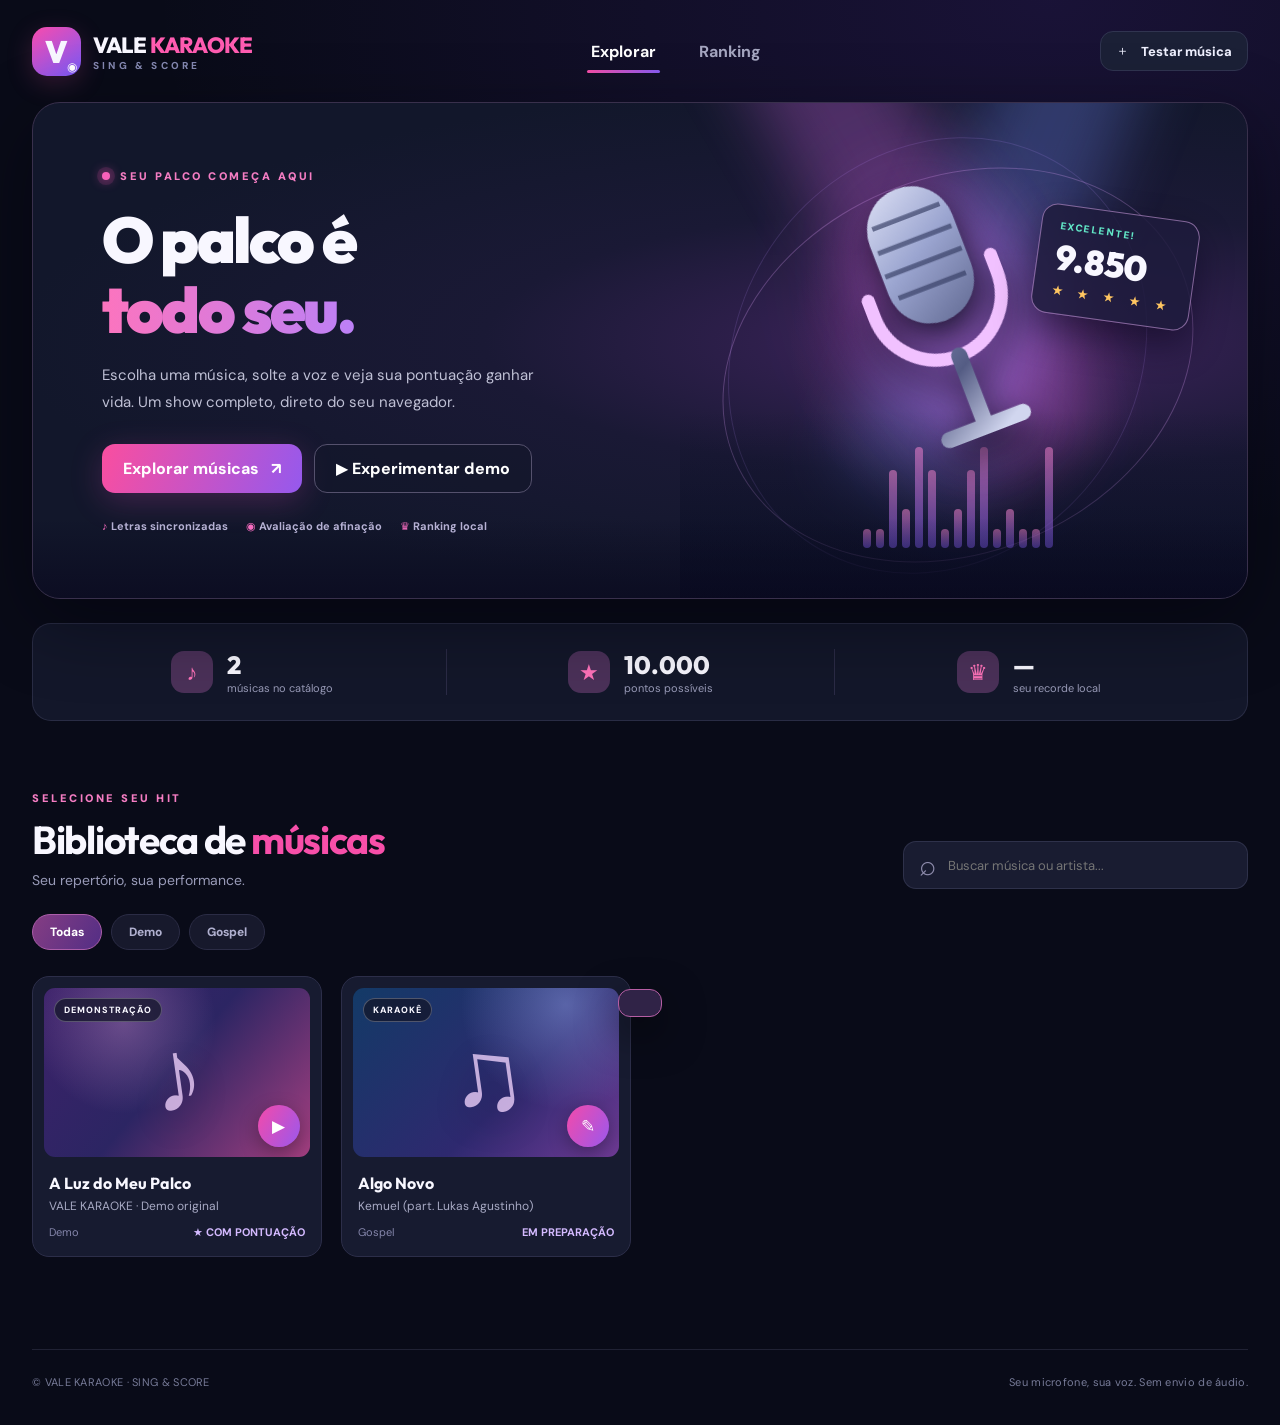
<file: index.html>
<!doctype html>
<html lang="pt-BR">
<head>
  <meta charset="utf-8">
  <meta name="viewport" content="width=device-width, initial-scale=1, viewport-fit=cover">
  <meta name="theme-color" content="#090b18">
  <meta name="description" content="VALE KARAOKE — escolha uma música, cante no microfone e dispute o ranking.">
  <title>VALE KARAOKE — Sing & Score</title>
  <link rel="icon" href="assets/favicon.svg" type="image/svg+xml">
  <link rel="stylesheet" href="style.css">
  <script defer src="app.js"></script>
</head>
<body>
  <div class="ambient ambient-one" aria-hidden="true"></div><div class="ambient ambient-two" aria-hidden="true"></div>
  <header class="topbar shell">
    <a class="brand" href="#" id="brandLink" aria-label="VALE KARAOKE, início"><span class="brand-symbol">V<span class="signal">◉</span></span><span><b>VALE<span class="brand-pink">KARAOKE</span></b><small>SING & SCORE</small></span></a>
    <nav class="topnav" aria-label="Navegação principal"><button type="button" class="nav-link active" data-nav="catalog">Explorar</button><button type="button" class="nav-link" data-nav="ranking">Ranking</button></nav>
    <button type="button" class="btn btn-soft small" id="importOpen"><span aria-hidden="true">＋</span> Testar música</button>
  </header>
  <main class="shell">
    <section class="hero" id="hero">
      <div class="hero-copy"><div class="eyebrow"><span class="live-dot"></span> SEU PALCO COMEÇA AQUI</div>
        <h1>O palco é <em>todo seu.</em></h1>
        <p>Escolha uma música, solte a voz e veja sua pontuação ganhar vida. Um show completo, direto do seu navegador.</p>
        <div class="hero-actions"><button class="btn btn-primary" id="exploreBtn" type="button">Explorar músicas <span aria-hidden="true">↗</span></button><button class="btn btn-outline" id="demoBtn" type="button">▶ Experimentar demo</button></div>
        <div class="hero-features"><span>♪ Letras sincronizadas</span><span>◉ Avaliação de afinação</span><span>♛ Ranking local</span></div>
      </div>
      <div class="hero-art" aria-hidden="true">
        <div class="spot spot-l"></div><div class="spot spot-r"></div>
        <div class="hero-orbit orbit-one"></div><div class="hero-orbit orbit-two"></div>
        <div class="hero-mic"><svg viewBox="0 0 110 180" fill="none"><defs><linearGradient id="micG" x1="12" x2="100" y1="0" y2="146" gradientUnits="userSpaceOnUse"><stop stop-color="#eef0ff"/><stop offset=".37" stop-color="#9ba5d0"/><stop offset=".75" stop-color="#545c84"/><stop offset="1" stop-color="#d1d6ef"/></linearGradient></defs><rect x="28" y="7" width="54" height="86" rx="27" fill="url(#micG)"/><path d="M33 25H77M31 40H79M30 55H80M33 70H77" stroke="#343b61" stroke-width="3" opacity=".65"/><path d="M15 65V76a40 40 0 0 0 80 0V65" stroke="#f1c1ff" stroke-width="8" stroke-linecap="round"/><path d="M55 116V159M31 162H79" stroke="url(#micG)" stroke-width="10" stroke-linecap="round"/></svg></div>
        <div class="floating-score"><span>EXCELENTE!</span><strong>9.850</strong><small>★ ★ ★ ★ ★</small></div>
        <div class="soundbars"><i></i><i></i><i></i><i></i><i></i><i></i><i></i><i></i><i></i><i></i><i></i><i></i><i></i><i></i><i></i></div>
      </div>
    </section>
    <section class="statsline" aria-label="Informações"><div><span class="stat-icon">♪</span><b id="songCount">—</b><small>músicas no catálogo</small></div><div><span class="stat-icon">★</span><b>10.000</b><small>pontos possíveis</small></div><div><span class="stat-icon">♛</span><b id="recordValue">—</b><small>seu recorde local</small></div></section>
    <section id="catalogSection" class="content-section"><div class="section-heading"><div><div class="eyebrow">SELECIONE SEU HIT</div><h2>Biblioteca de <span>músicas</span></h2><p>Seu repertório, sua performance.</p></div><div class="catalog-search"><span aria-hidden="true">⌕</span><input id="searchInput" type="search" placeholder="Buscar música ou artista..." aria-label="Buscar música ou artista"></div></div><div class="chips" id="genreChips" aria-label="Filtrar por estilo"></div><div class="song-grid" id="songGrid"></div><div class="empty" id="emptyCatalog" hidden>Não encontramos músicas com esse filtro.</div></section>
    <section id="rankingSection" class="content-section" hidden><div class="section-heading"><div><div class="eyebrow">HALL DA FAMA</div><h2>Ranking <span>dos campeões</span></h2><p>Resultados salvos neste dispositivo.</p></div><button class="btn btn-outline small" id="clearRanking" type="button">Limpar ranking</button></div><div class="ranking-filters"><label for="rankingSong">Música:</label><select id="rankingSong"><option value="all">Todas</option></select></div><div id="rankList" class="rank-list"></div></section>
  </main>
  <footer class="footer shell"><span>© VALE KARAOKE · SING & SCORE</span><span>Seu microfone, sua voz. Sem envio de áudio.</span></footer>
  <section class="player-screen" id="playerScreen" hidden aria-label="Palco de karaokê">
    <header class="player-top"><button class="back-btn" type="button" id="exitPlayer">← <span>Sair do palco</span></button><div class="now-playing"><span class="live-dot"></span> NO PALCO AGORA</div><button class="icon-btn" id="fullScreen" type="button" title="Tela cheia" aria-label="Alternar tela cheia">⛶</button></header>
    <div class="player-layout">
      <aside class="score-panel"><div class="panel-tag">SUA PERFORMANCE</div><div class="score-ring" id="scoreRing" style="--p:0"><div><strong id="liveScore">0</strong><small>PTS</small></div></div><div class="grade-pill" id="liveGrade">PREPARE-SE</div><div class="score-metrics"><div><span>Precisão</span><b id="accuracyValue">—</b></div><div><span>Combo</span><b id="comboValue">0×</b></div><div><span>Nota detectada</span><b id="detectedNote">—</b></div></div><div class="mic-card"><div class="mic-indicator"><span class="mic-pulse" id="micPulse"></span><div><b id="micStatus">Microfone desligado</b><small id="micHelp">Ative para pontuar</small></div></div><button class="btn btn-primary small" id="micButton" type="button">🎤 Ativar microfone</button><div class="volume-meter"><span id="volumeFill"></span></div></div><label class="check-label"><input id="octaveFree" type="checkbox" checked> Aceitar oitava equivalente</label></aside>
      <div class="stage-panel"><div class="stage-glow"></div><div class="stage-meta"><div class="album-tile" id="stageCover">♫</div><div><h2 id="stageTitle"></h2><p id="stageArtist"></p></div><span class="mode-label" id="modeLabel">AFINAÇÃO</span></div><div class="stage-lyrics" aria-live="off"><p id="previousLyric" class="lyric previous"></p><p id="activeLyric" class="lyric active">Prepare sua voz!</p><p id="nextLyric" class="lyric next"></p></div><div class="pitch-display"><div class="pitch-head"><span>GUIA DE AFINAÇÃO</span><strong id="targetNote">—</strong></div><div class="pitch-track"><div class="pitch-center"></div><div class="pitch-indicator" id="pitchIndicator"></div></div><div class="pitch-caption" id="pitchCaption">Ative o microfone para acompanhar sua voz</div></div><div class="player-bottom"><div class="transport-row"><button class="transport-icon" id="restartButton" type="button" title="Reiniciar" aria-label="Reiniciar">↺</button><button class="transport-play" id="playPause" type="button" title="Reproduzir / pausar">▶</button><div class="progress-holder"><span id="currentTime">0:00</span><input id="seekBar" aria-label="Progresso da música" type="range" min="0" max="1000" value="0"><span id="durationTime">0:00</span></div><label class="volume-control" title="Volume">♫ <input type="range" id="playerVolume" min="0" max="100" value="75" aria-label="Volume"></label></div><div class="stage-tip" id="stageTip">Use fones de ouvido para evitar que o som da música entre no microfone.</div></div></div>
    </div>
  </section>
  <div class="modal-backdrop" id="resultModal" hidden><div class="modal result-card" role="dialog" aria-modal="true" aria-labelledby="resultTitle"><div class="eyebrow">SHOW ENCERRADO</div><div class="result-stars" id="resultStars">★ ★ ★</div><h2 id="resultTitle">Você arrasou!</h2><div class="final-grade" id="finalGrade">A</div><div class="final-score" id="finalScore">8.250 <small>/ 10.000 PTS</small></div><p id="resultDescription"></p><label class="field">Nome do cantor<input maxlength="32" id="singerName" type="text" placeholder="Seu nome" autocomplete="nickname"></label><div class="modal-actions"><button class="btn btn-primary" id="saveResult" type="button">Salvar no ranking</button><button class="btn btn-outline" id="resultReplay" type="button">Cantar de novo</button><button class="btn btn-soft" id="resultExit" type="button">Sair</button></div></div></div>
  <div class="modal-backdrop" id="importModal" hidden><div class="modal" role="dialog" aria-modal="true" aria-labelledby="importTitle"><button type="button" class="modal-close" id="importClose" aria-label="Fechar">✕</button><div class="eyebrow">TESTE NO DISPOSITIVO</div><h2 id="importTitle">Adicionar música temporária</h2><p>Experimente sua música localmente. Os arquivos não são enviados ao GitHub e desaparecem ao recarregar a página.</p><form id="importForm" class="import-form"><label class="field">Título<input required id="importTitleInput" maxlength="80" placeholder="Nome da música"></label><label class="field">Artista<input required id="importArtistInput" maxlength="80" placeholder="Nome do artista"></label><label class="field">Áudio (MP3, WAV ou OGG)<input required id="importAudio" type="file" accept="audio/*,.mp3,.wav,.ogg,.m4a"></label><label class="field">Letra sincronizada (.lrc) <small>opcional</small><input id="importLyrics" type="file" accept=".lrc,text/plain"></label><label class="field">Melodia de referência (.json) <small>opcional, necessária para pontuação</small><input id="importMelody" type="file" accept=".json,application/json"></label><p class="form-message" id="importMessage" role="status"></p><button class="btn btn-primary" type="submit">Carregar para teste</button></form></div></div>
  <audio id="audioPlayer" preload="metadata" crossorigin="anonymous"></audio>
  <div id="toast" class="toast" role="status" aria-live="polite"></div>
</body>
</html>
</file>
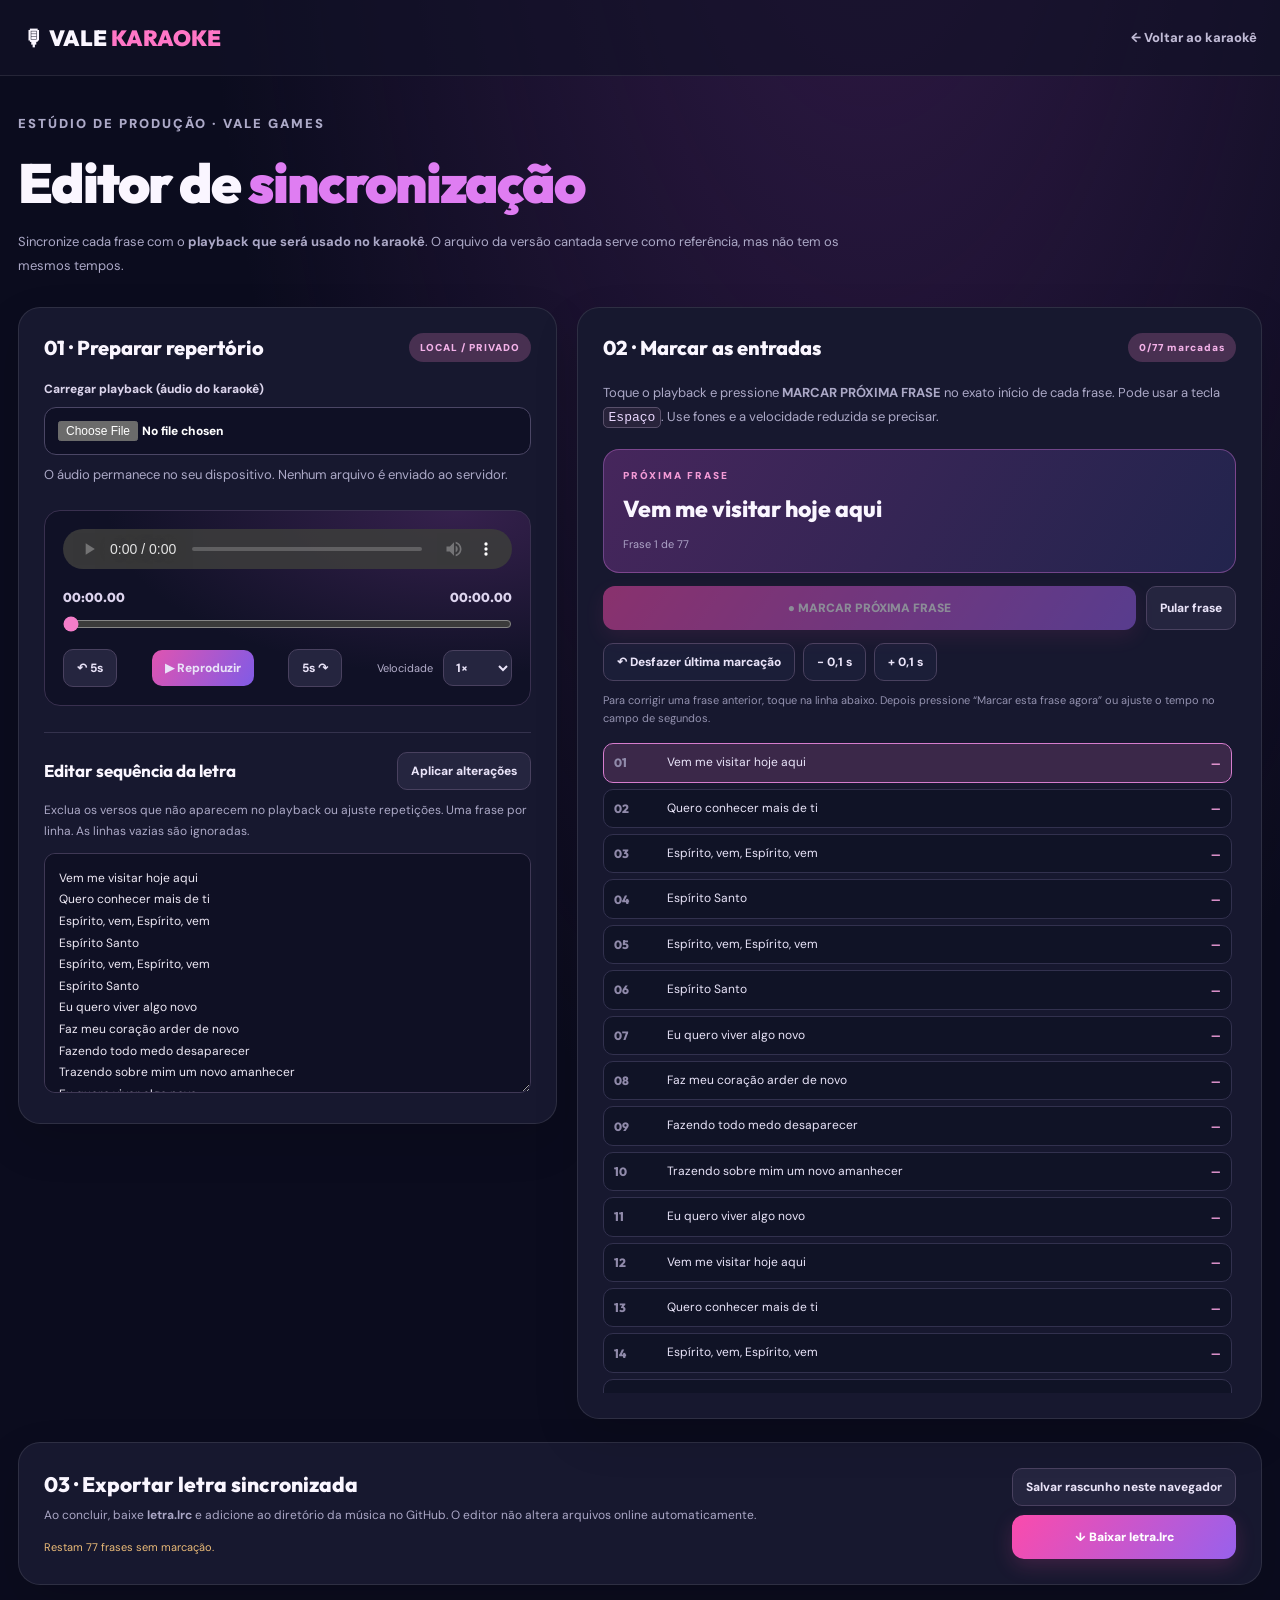
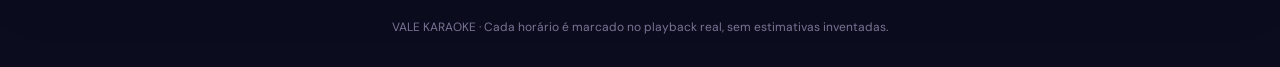
<file: sincronizar.html>
<!doctype html>
<html lang="pt-BR"><head><meta charset="utf-8"><meta name="viewport" content="width=device-width,initial-scale=1"><meta name="theme-color" content="#0b0b1d"><title>VALE KARAOKE | Editor de Sincronização</title><link rel="icon" href="assets/favicon.svg" type="image/svg+xml"><link rel="stylesheet" href="sync.css"><script defer src="sync.js"></script></head><body>
<header class="top"><a href="index.html" class="brand">🎙 VALE <span>KARAOKE</span></a><a href="index.html">← Voltar ao karaokê</a></header>
<main class="container">
<section class="heading"><p class="eyebrow">ESTÚDIO DE PRODUÇÃO · VALE GAMES</p><h1>Editor de <span>sincronização</span></h1><p>Sincronize cada frase com o <strong>playback que será usado no karaokê</strong>. O arquivo da versão cantada serve como referência, mas não tem os mesmos tempos.</p></section>
<div class="layout">
<section class="panel editor"><div class="panel-title"><h2>01 · Preparar repertório</h2><span class="tag">LOCAL / PRIVADO</span></div><label class="field">Carregar playback (áudio do karaokê)<input id="audioFile" type="file" accept="audio/*,.mp3,.wav,.ogg"></label><div class="info">O áudio permanece no seu dispositivo. Nenhum arquivo é enviado ao servidor.</div>
<div class="media"><audio id="audio" controls preload="metadata"></audio><div class="timegrid"><span id="clock">00:00.00</span><span id="total">00:00.00</span></div><input type="range" id="scrub" value="0" min="0" max="1000" aria-label="Posição da música"><div class="transport"><button id="back" type="button">↶ 5s</button><button id="play" type="button" class="main">▶ Reproduzir</button><button id="forward" type="button">5s ↷</button><label>Velocidade <select id="speed"><option value="0.75">0,75×</option><option value="0.9">0,9×</option><option selected value="1">1×</option><option value="1.1">1,1×</option><option value="1.25">1,25×</option></select></label></div></div>
<div class="section"><div class="section-heading"><h3>Editar sequência da letra</h3><button id="applyText" type="button" class="minor">Aplicar alterações</button></div><p class="description">Exclua os versos que não aparecem no playback ou ajuste repetições. Uma frase por linha. As linhas vazias são ignoradas.</p><textarea id="lyricsText" rows="9" aria-label="Texto das letras"></textarea></div>
</section>
<section class="panel align"><div class="panel-title"><h2>02 · Marcar as entradas</h2><span id="progress" class="tag">0/0 marcadas</span></div><p class="description">Toque o playback e pressione <strong>MARCAR PRÓXIMA FRASE</strong> no exato início de cada frase. Pode usar a tecla <kbd>Espaço</kbd>. Use fones e a velocidade reduzida se precisar.</p>
<div class="active-line"><span>PRÓXIMA FRASE</span><strong id="nextLine">Carregando letra…</strong><small id="nextIndex"></small></div><div class="actionbar"><button type="button" id="mark" class="cta">● MARCAR PRÓXIMA FRASE</button><button type="button" id="skip" class="minor">Pular frase</button></div><div class="quick"><button type="button" id="undo">↶ Desfazer última marcação</button><button type="button" id="minus">− 0,1 s</button><button type="button" id="plus">+ 0,1 s</button></div><div class="help">Para corrigir uma frase anterior, toque na linha abaixo. Depois pressione “Marcar esta frase agora” ou ajuste o tempo no campo de segundos.</div><div id="list" class="line-list"></div>
</section>
</div>
<div class="export panel"><div><h2>03 · Exportar letra sincronizada</h2><p>Ao concluir, baixe <strong>letra.lrc</strong> e adicione ao diretório da música no GitHub. O editor não altera arquivos online automaticamente.</p><span id="warnings" aria-live="polite"></span></div><div class="export-actions"><button type="button" id="saveDraft" class="minor">Salvar rascunho neste navegador</button><button type="button" id="download" class="cta">↓ Baixar letra.lrc</button></div></div>
</main><footer class="container footer">VALE KARAOKE · Cada horário é marcado no playback real, sem estimativas inventadas.</footer>
<dialog id="editModal"><form method="dialog" id="editForm"><button type="button" class="close" id="closeModal">✕</button><span class="eyebrow">EDITAR MARCAÇÃO</span><h2 id="editTitle"></h2><label class="field">Tempo da frase (segundos)<input id="lineTime" step="0.01" type="number" min="0" placeholder="ex.: 83.25"></label><div class="modal-actions"><button type="button" id="setCurrent">Marcar no momento atual</button><button type="button" id="removeTime">Remover marcação</button><button class="cta" type="submit">Salvar</button></div></form></dialog>
</body></html>
</file>
<file: style.css>
@import url('https://fonts.googleapis.com/css2?family=DM+Sans:wght@400;500;600;700;800&family=Outfit:wght@400;500;600;700;800;900&display=swap');
:root{font-family:'DM Sans',Arial,sans-serif;color:#f8f7ff;background:#090b18;font-synthesis:none;--pink:#f74fa9;--purple:#8a5cf6;--teal:#30e5d2;--ink:#090b18;--muted:#999bb8;--panel:#13172c;--border:rgba(198,195,255,.12)}
*{box-sizing:border-box}body{margin:0;min-height:100vh;overflow-x:hidden;background:radial-gradient(ellipse 70% 38% at 82% 0%,rgba(106,54,207,.17),transparent),#090b18}button,input,select{font:inherit}button{cursor:pointer}button:disabled{cursor:not-allowed;opacity:.5}a{color:inherit;text-decoration:none}[hidden]{display:none!important}.shell{width:min(1240px,calc(100% - 64px));margin:auto}.ambient{position:fixed;pointer-events:none;border-radius:50%;filter:blur(100px);z-index:-1}.ambient-one{width:400px;height:400px;top:110px;left:-300px;background:rgba(135,52,245,.11)}.ambient-two{width:380px;height:380px;right:-270px;top:600px;background:rgba(236,44,129,.08)}h1,h2,h3,p{margin-top:0}h1,h2,h3{font-family:Outfit,Arial,sans-serif}h2{font-size:clamp(30px,4vw,39px);letter-spacing:-1.3px;margin-bottom:7px}h2 span{color:var(--pink)}.topbar{height:102px;display:flex;align-items:center;gap:50px;justify-content:space-between}.brand{display:flex;align-items:center;gap:12px}.brand-symbol{width:49px;height:49px;border-radius:15px;background:linear-gradient(145deg,#f94bad,#775afa);display:grid;place-items:center;position:relative;font:900 31px Outfit;box-shadow:0 7px 26px #d64c9638}.signal{position:absolute;right:4px;bottom:2px;font-size:12px;color:#fff}.brand b{font:800 22px Outfit;letter-spacing:-.8px;display:block}.brand-pink{color:#ff5cb1;margin-left:4px}.brand small{font-size:10px;font-weight:800;letter-spacing:3.2px;color:#8589b2;display:block}.topnav{display:flex;align-items:center;gap:35px}.nav-link{border:0;background:none;color:#a6a7c1;font-weight:700;padding:12px 4px;position:relative}.nav-link.active{color:#fff}.nav-link.active:after{content:"";height:3px;background:linear-gradient(90deg,var(--pink),var(--purple));position:absolute;bottom:1px;left:0;right:0;border-radius:3px}.btn{border:none;border-radius:13px;min-height:49px;padding:13px 21px;font-weight:800;display:inline-flex;align-items:center;justify-content:center;gap:12px;transition:transform .2s,box-shadow .2s,background .2s}.btn:hover:not(:disabled){transform:translateY(-2px)}.btn-primary{color:#fff;background:linear-gradient(110deg,#fa4e9f,#9559ed);box-shadow:0 8px 32px #db4bb53e}.btn-primary:hover:not(:disabled){box-shadow:0 13px 42px #d14bce5c}.btn-soft{background:#1b2036;color:#eff0ff;border:1px solid #303450}.btn-outline{color:#fff;background:rgba(19,22,42,.56);border:1px solid #55516d}.btn.small{min-height:40px;padding:10px 15px;font-size:13px}.hero{min-height:465px;display:grid;grid-template-columns:1fr .91fr;align-items:center;position:relative;overflow:hidden;border:1px solid #39304c;border-radius:28px;background:radial-gradient(ellipse at 78% 48%,#3f245e 0%,#1a1935 37%,#12172b 72%);box-shadow:0 23px 75px #03030b73}.hero:after{content:"";position:absolute;inset:auto 0 0;height:80px;background:linear-gradient(transparent,rgba(8,6,28,.6));pointer-events:none}.hero-copy{padding:66px 0 65px 69px;z-index:2}.eyebrow{font-size:11px;font-weight:900;letter-spacing:2.5px;color:#f57dc3;display:flex;align-items:center;gap:10px}.live-dot{width:8px;height:8px;background:#f860ba;display:inline-block;flex:0 0 auto;border-radius:50%;box-shadow:0 0 0 5px #ee54ab21,0 0 12px #e54cb6}.hero h1{font-size:clamp(42px,5vw,64px);line-height:1.09;max-width:530px;letter-spacing:-2.8px;font-weight:900;margin:22px 0 17px}.hero h1 em{display:block;font-style:normal;background:linear-gradient(90deg,#fc74be,#b981fa,#79cefe);background-clip:text;-webkit-background-clip:text;color:transparent}.hero p{font-size:15px;line-height:1.85;color:#bfc0d5;max-width:455px}.hero-actions{display:flex;gap:12px;flex-wrap:wrap;margin:27px 0 26px}.hero-features{display:flex;gap:18px;flex-wrap:wrap;color:#b6b1d4;font-size:11px;font-weight:700}.hero-features span::first-letter{color:#f56cbf}.hero-art{height:100%;position:relative;min-height:435px;isolation:isolate;background:radial-gradient(circle at 52% 49%,#ae459755,transparent 46%)}.hero-art:after{content:"";position:absolute;bottom:0;left:2%;right:0;height:38%;background:linear-gradient(transparent,#080c23aa)}.spot{position:absolute;top:-120px;width:140px;height:550px;filter:blur(32px);opacity:.3;transform-origin:top}.spot-l{left:5%;background:#d565e8;transform:rotate(-30deg)}.spot-r{right:12%;background:#748bfa;transform:rotate(22deg)}.hero-orbit{position:absolute;inset:15% 8% 9%;border-radius:50%;border:1px solid #e5a4ff44;transform:rotate(-23deg)}.orbit-two{inset:5% 19% 3% 12%;transform:rotate(36deg);border-color:#b891fc29}.hero-mic{position:absolute;width:180px;height:298px;left:32%;top:13%;transform:rotate(-21deg);filter:drop-shadow(0 17px 17px #030511c8) drop-shadow(0 0 50px #eb6bf944);z-index:2}.hero-mic svg{height:100%;width:100%}.floating-score{position:absolute;top:22%;right:9%;z-index:3;display:grid;gap:3px;transform:rotate(8deg);padding:14px 18px;border:1px solid #e8b1f97d;background:#1e1b3cda;box-shadow:0 16px 36px #04031477;border-radius:16px}.floating-score span{font-weight:900;color:#62e7c7;font-size:10px;letter-spacing:1.6px}.floating-score strong{font:900 35px Outfit}.floating-score small{letter-spacing:5px;color:#ffc661}.soundbars{position:absolute;left:0;bottom:50px;right:0;display:flex;justify-content:center;align-items:end;gap:5px;opacity:.52;z-index:1}.soundbars i{width:8px;border-radius:7px;background:linear-gradient(#ff89d2,#7c5cf1);height:calc(12px + (var(--i,1) * 7px))}.soundbars i:nth-child(3n){height:78px}.soundbars i:nth-child(4n){height:39px}.soundbars i:nth-child(5n){height:101px}.statsline{border:1px solid var(--border);background:#13172a;display:grid;grid-template-columns:repeat(3,1fr);margin:24px 0 70px;border-radius:19px;padding:25px}.statsline>div{display:grid;grid-template-columns:42px auto;column-gap:14px;align-items:center;justify-content:center}.statsline>div+div{border-left:1px solid #2b2b46}.stat-icon{grid-row:span 2;display:grid;place-items:center;width:42px;height:42px;border-radius:13px;background:#4b3159;color:#ff73ba;font-size:22px}.statsline b{font:800 25px Outfit}.statsline small{font-size:11px;color:var(--muted)}.content-section{margin-bottom:92px;scroll-margin-top:20px}.section-heading{display:flex;align-items:end;justify-content:space-between;gap:20px;margin-bottom:25px}.section-heading h2{margin-top:10px}.section-heading p{font-size:14px;color:var(--muted);margin-bottom:0}.catalog-search{width:min(345px,100%);height:48px;border-radius:13px;background:#191c31;border:1px solid var(--border);display:flex;align-items:center;padding:0 15px;gap:10px;color:#8d8bab}.catalog-search span{font-size:29px}.catalog-search input{border:0;outline:0;background:transparent;color:#fff;min-width:0;width:100%;font-size:13px}.chips{display:flex;gap:9px;flex-wrap:wrap;margin-bottom:26px}.chip{padding:9px 17px;background:#17192c;color:#b0b0cf;border:1px solid #2b2c45;border-radius:30px;font-size:12px;font-weight:800}.chip.active{background:linear-gradient(120deg,#853d83,#532e85);color:white;border-color:#ac5eaa}.song-grid{display:grid;grid-template-columns:repeat(4,minmax(0,1fr));gap:19px}.song-card{background:#171b30;border:1px solid #2c2e49;border-radius:17px;padding:11px 11px 17px;min-width:0;transition:transform .22s,border-color .22s,box-shadow .22s}.song-card:hover{transform:translateY(-5px);border-color:#ac62c9;box-shadow:0 16px 36px #0404156b}.card-cover{height:169px;border-radius:11px;overflow:hidden;position:relative;background:radial-gradient(circle at 30% 20%,#ffb9ee44,transparent 40%),linear-gradient(130deg,#3c226a,#2c2563 48%,#a43f80);display:flex;align-items:center;justify-content:center}.card-cover[data-tint="blue"]{background:radial-gradient(circle at 80% 10%,#9fb9ff66,transparent 40%),linear-gradient(135deg,#133a67,#2e296f 60%,#703b96)}.card-cover[data-tint="green"]{background:radial-gradient(circle at 30% 25%,#c2fff855,transparent 40%),linear-gradient(135deg,#164c4d,#304c71 60%,#542884)}.card-cover img{width:100%;height:100%;object-fit:cover}.cover-note{font:900 103px Outfit;opacity:.76;color:#f5d6ff;text-shadow:0 11px 40px #0006;transform:rotate(-8deg)}.card-badge{position:absolute;left:10px;top:10px;background:#131629be;border:1px solid #ffffff40;border-radius:25px;padding:5px 9px;font-size:9px;font-weight:800;letter-spacing:1px}.card-play{position:absolute;right:10px;bottom:10px;width:42px;height:42px;border:0;border-radius:50%;background:linear-gradient(120deg,#f44aaa,#9a58ed);color:#fff;box-shadow:0 6px 20px #0005;font-size:17px}.card-info{padding:16px 5px 0}.card-info h3{font-size:16px;margin:0 0 5px;overflow:hidden;white-space:nowrap;text-overflow:ellipsis}.card-info p{color:#a8aac4;font-size:12px;margin-bottom:11px;overflow:hidden;white-space:nowrap;text-overflow:ellipsis}.card-foot{display:flex;justify-content:space-between;color:#8586ab;font-size:11px;gap:10px}.card-foot b{color:#d4baff}.empty{padding:60px 15px;text-align:center;color:#aaa9ca;background:#14182b;border-radius:18px}.footer{display:flex;justify-content:space-between;border-top:1px solid var(--border);padding:25px 0 36px;font-size:11px;letter-spacing:.3px;color:#777b98}.ranking-filters{display:flex;gap:12px;align-items:center;margin-bottom:18px;color:#aaa9c5}.ranking-filters select{background:#1b1e35;color:white;border:1px solid #48405e;border-radius:10px;padding:12px}.rank-list{display:grid;gap:11px}.rank-row{display:grid;grid-template-columns:46px minmax(0,1fr) auto;gap:16px;align-items:center;background:#161a2f;border:1px solid var(--border);padding:15px 20px;border-radius:14px}.rank-position{font:900 24px Outfit;color:#a882f8}.rank-position.gold{color:#ffca6c}.rank-row b{display:block}.rank-row small{display:block;color:#999cb8;margin-top:5px}.rank-points{font:800 23px Outfit;text-align:right}.rank-points small{font:700 10px 'DM Sans';letter-spacing:1px}.player-screen{position:fixed;inset:0;z-index:30;background:radial-gradient(ellipse at 55% 38%,#27163d,#080b19 65%);overflow-y:auto;padding:18px clamp(14px,2.4vw,40px) 26px}.player-top{display:flex;align-items:center;justify-content:space-between;gap:10px;height:53px;max-width:1550px;margin:auto auto 15px}.back-btn,.icon-btn{background:none;color:#dfe0ee;border:1px solid #363453;border-radius:11px;min-height:39px;padding:8px 13px;font-weight:700}.back-btn:hover,.icon-btn:hover{background:#302540}.now-playing{display:flex;align-items:center;gap:12px;color:#f3add6;font-weight:800;letter-spacing:2px;font-size:11px}.player-layout{max-width:1550px;margin:auto;display:grid;grid-template-columns:275px minmax(0,1fr);gap:18px}.score-panel{background:#13162a;border:1px solid #3a3450;border-radius:20px;padding:20px;display:flex;align-items:center;flex-direction:column;gap:18px}.panel-tag{font-size:11px;letter-spacing:1.3px;font-weight:900;color:#b3b0d0}.score-ring{width:192px;height:192px;border-radius:50%;background:conic-gradient(#f353b7 calc(var(--p)*1%),#35304e 0);padding:13px;display:grid;place-items:center;box-shadow:0 0 33px #f354a421}.score-ring>div{height:100%;width:100%;border-radius:50%;background:#111527;display:flex;flex-direction:column;align-items:center;justify-content:center}.score-ring strong{font:900 52px Outfit;letter-spacing:-2px}.score-ring small{font-size:12px;color:#aaa7c4;letter-spacing:2px}.grade-pill{border-radius:30px;border:1px solid #bb699e66;color:#ffa3d9;background:#83396537;font-size:12px;padding:9px 17px;font-weight:900;letter-spacing:.7px;text-align:center}.score-metrics{width:100%;border-top:1px solid #33314c;border-bottom:1px solid #33314c;padding:15px 0;display:grid;gap:15px}.score-metrics>div{display:flex;justify-content:space-between;align-items:center;gap:9px}.score-metrics span{font-size:12px;color:#aaa9c9}.score-metrics b{font:800 18px Outfit}.mic-card{width:100%;display:grid;gap:12px}.mic-indicator{display:flex;gap:11px;align-items:center}.mic-pulse{height:39px;width:39px;border-radius:12px;background:#2a2840;display:grid;place-items:center;flex:0 0 auto}.mic-pulse:after{content:'🎤';font-size:18px}.mic-pulse.on{background:#4f2e64;box-shadow:0 0 16px #cc43a755}.mic-indicator b,.mic-indicator small{display:block}.mic-indicator b{font-size:12px}.mic-indicator small{font-size:10px;color:#9697b6;margin-top:4px}.volume-meter{height:5px;background:#2a3044;border-radius:7px;overflow:hidden}.volume-meter span{height:100%;display:block;width:0%;background:linear-gradient(90deg,#4fd8bd,#ea56b4);transition:width .13s}.check-label{align-self:flex-start;display:flex;align-items:center;gap:8px;font-size:11px;color:#aaa7cb}.check-label input{accent-color:#df58b8}.stage-panel{min-height:calc(100vh - 112px);border:1px solid #413453;border-radius:20px;overflow:hidden;background:radial-gradient(ellipse 70% 70% at 50% 33%,#382055 0%,#131427 70%);position:relative;display:flex;flex-direction:column;isolation:isolate}.stage-glow{position:absolute;width:60%;height:330px;border-radius:50%;filter:blur(70px);background:#bc3ea22b;top:20%;left:18%;z-index:-1;pointer-events:none}.stage-meta{padding:26px 30px;display:flex;align-items:center;gap:14px}.album-tile{width:55px;height:55px;background:linear-gradient(135deg,#ed64ac,#6a54ce);border-radius:12px;display:grid;place-items:center;font-size:30px;overflow:hidden}.album-tile img{width:100%;height:100%;object-fit:cover}.stage-meta h2{font-size:19px;letter-spacing:-.3px;margin-bottom:2px}.stage-meta p{margin:0;color:#aaa9cd;font-size:12px}.mode-label{margin-left:auto;padding:7px 10px;font-size:10px;letter-spacing:1px;font-weight:900;background:#44305f;border:1px solid #9f65ad;border-radius:30px;color:#f8bfe6}.stage-lyrics{flex:1;min-height:265px;display:flex;flex-direction:column;justify-content:center;text-align:center;padding:20px clamp(13px,4vw,64px);gap:20px}.lyric{margin:0;transition:color .2s,transform .2s;text-wrap:balance}.lyric.previous,.lyric.next{font:700 clamp(16px,2vw,25px) Outfit;color:#74708c;opacity:.85}.lyric.active{font:900 clamp(24px,3.35vw,48px)/1.2 Outfit;letter-spacing:-1px;color:#fff;text-shadow:0 0 30px #fc81e05a}.lyric.active span{background:linear-gradient(110deg,#ffe4f3,#ff85c4);color:transparent;background-clip:text;-webkit-background-clip:text}.pitch-display{margin:0 auto 20px;width:min(620px,calc(100% - 40px));background:#151629bd;border:1px solid #41405a;border-radius:14px;padding:13px 21px;text-align:center}.pitch-head{display:flex;align-items:center;justify-content:space-between;color:#a8a2ca;font-weight:800;font-size:10px;letter-spacing:1.2px}.pitch-head strong{color:#fff;font:900 19px Outfit}.pitch-track{height:27px;position:relative;border:1px solid #3c3a59;background:linear-gradient(90deg,#e3508c38,transparent 22%,#36e6ca25 49%,transparent 78%,#e3508c38);border-radius:20px;margin:10px 0 7px;overflow:hidden}.pitch-center{height:100%;width:4px;position:absolute;left:50%;top:0;background:#62f8cd8c}.pitch-indicator{position:absolute;top:3px;left:calc(50% - 9px);width:18px;height:18px;border-radius:50%;background:#ff8ccb;box-shadow:0 0 0 4px #ff8ccb25,0 0 15px #ff8ccb;opacity:0;transition:left .13s,opacity .15s}.pitch-caption{color:#acabc4;font-size:11px}.player-bottom{margin-top:auto;border-top:1px solid #3f3550;background:#151628ba;padding:18px 25px 15px}.transport-row{display:flex;align-items:center;gap:17px}.transport-icon{background:none;border:0;color:#c6b9d6;font-size:26px}.transport-play{height:51px;width:51px;border-radius:50%;border:0;color:white;background:linear-gradient(140deg,#fa4eab,#8655e7);box-shadow:0 5px 18px #e955a966;flex:0 0 auto;font-size:18px}.progress-holder{display:flex;align-items:center;gap:10px;flex:1;min-width:100px}.progress-holder span{font:700 11px Outfit;color:#c2bdd5}.progress-holder input{width:100%;accent-color:#ef68b5;cursor:pointer}.volume-control{display:flex;align-items:center;gap:5px;color:#dfb2e7;font-size:21px}.volume-control input{width:78px;accent-color:#ec70b5}.stage-tip{text-align:center;color:#797b9c;font-size:11px;margin-top:14px}.modal-backdrop{position:fixed;inset:0;z-index:60;background:#03040dd9;display:grid;place-items:center;padding:15px;overflow:auto;backdrop-filter:blur(11px)}.modal{width:min(520px,100%);background:linear-gradient(160deg,#24213d,#14182c);border:1px solid #605078;border-radius:22px;box-shadow:0 30px 80px #000a;padding:30px;position:relative}.modal h2{margin:11px 0}.modal>p,.result-card p{color:#afadc7;line-height:1.7;font-size:13px}.modal-close{position:absolute;right:20px;top:19px;border:0;background:none;color:#b7b1d1;font-size:19px}.import-form{display:grid;gap:15px;margin-top:23px}.field{display:grid;gap:7px;font-weight:700;font-size:12px;color:#d7d5ea}.field small{display:inline;color:#8986a8}.field input{width:100%;background:#101326;border:1px solid #45405e;border-radius:10px;color:#f7f5ff;padding:13px;outline:0;min-width:0}.field input:focus{border-color:#db63b4}.field input[type=file]{font-size:11px}.form-message{min-height:13px;color:#ff93b7;font-size:11px;margin:0}.result-card{text-align:center}.result-card .eyebrow{justify-content:center}.result-stars{font-size:26px;letter-spacing:7px;color:#f7bb69;margin:15px 0 2px}.final-grade{margin:8px auto;border-radius:50%;width:105px;height:105px;display:grid;place-items:center;background:linear-gradient(135deg,#ed57ad,#8557f0);font:900 65px Outfit;box-shadow:0 0 32px #dd5ba44d}.final-score{font:900 46px Outfit;margin:8px 0}.final-score small{font-size:12px;color:#b6b4ca}.result-card .field{text-align:left;margin:19px 0}.modal-actions{display:flex;justify-content:center;flex-wrap:wrap;gap:9px}.toast{position:fixed;left:50%;bottom:23px;z-index:80;transform:translateX(-50%) translateY(140px);background:#302347;border:1px solid #b65ea4;padding:13px 21px;box-shadow:0 15px 40px #0008;border-radius:12px;color:#fff;font-size:12px;max-width:90vw;transition:transform .3s;pointer-events:none}.toast.show{transform:translateX(-50%) translateY(0)}:focus-visible{outline:3px solid #85eedd;outline-offset:3px}
@media(max-width:1100px){.song-grid{grid-template-columns:repeat(3,minmax(0,1fr))}.hero-copy{padding-left:38px}.hero h1{font-size:52px}.hero-features{gap:10px}.player-layout{grid-template-columns:235px minmax(0,1fr)}.score-ring{width:165px;height:165px}.score-ring strong{font-size:45px}.score-panel{padding:17px}}
@media(max-width:800px){.shell{width:min(100% - 34px,720px)}.topbar{height:83px;gap:16px}.brand b{font-size:17px}.brand small{font-size:8px;letter-spacing:2px}.brand-symbol{width:43px;height:43px}.topnav{gap:15px}.topbar>.btn{font-size:0;min-width:42px;padding:8px}.topbar>.btn span{font-size:22px}.hero{grid-template-columns:1fr;min-height:unset}.hero-copy{padding:47px 35px 0}.hero h1{font-size:clamp(43px,7vw,62px)}.hero-art{height:235px;min-height:235px}.hero-mic{height:200px;width:120px;top:0;left:40%}.floating-score{top:25px;right:18%}.soundbars{bottom:16px}.statsline{padding:17px;margin:17px 0 58px}.statsline>div{grid-template-columns:1fr;gap:4px;text-align:center}.stat-icon{display:none}.statsline b{font-size:22px}.statsline small{font-size:9px}.section-heading{align-items:start}.song-grid{grid-template-columns:repeat(2,minmax(0,1fr))}.player-screen{padding:10px}.player-layout{display:flex;flex-direction:column-reverse}.stage-panel{min-height:540px}.score-panel{display:grid;grid-template-columns:125px 1fr;gap:10px;padding:12px}.panel-tag,.score-metrics,.mic-card,.check-label{grid-column:2}.panel-tag{grid-column:1/-1}.score-ring{grid-row:2/span 3;width:124px;height:124px;padding:8px}.score-ring strong{font-size:32px}.grade-pill{font-size:10px}.score-metrics{padding:8px 0;gap:7px}.score-metrics span{font-size:11px}.score-metrics b{font-size:14px}.mic-card{grid-column:1/-1;grid-template-columns:1fr 1fr;align-items:center}.mic-card .volume-meter{grid-column:1/-1}.check-label{grid-column:1/-1}.score-panel .grade-pill{grid-column:2}.stage-lyrics{min-height:245px}.stage-meta{padding:19px}.stage-panel{min-height:525px}.player-top{margin-bottom:7px}.stage-tip{font-size:10px}}
@media(max-width:550px){.shell{width:calc(100% - 24px)}.topbar{gap:7px}.topnav{gap:5px}.nav-link{font-size:12px;padding:7px}.brand{gap:7px}.brand b{font-size:14px}.brand small{font-size:7px;letter-spacing:1.5px}.brand-symbol{width:36px;height:36px;border-radius:11px;font-size:25px}.hero-copy{padding:35px 22px 0}.hero h1{font-size:42px;letter-spacing:-1.8px}.hero p{font-size:13px;line-height:1.7}.hero-actions .btn{font-size:11px;min-height:43px;padding:10px 12px}.hero-features{font-size:10px;gap:9px}.section-heading{display:grid}.catalog-search{width:100%}.song-grid{gap:11px}.song-card{padding:8px 8px 12px}.card-cover{height:135px}.card-info h3{font-size:14px}.card-info{padding:13px 3px 0}.card-foot{font-size:10px}.card-badge{font-size:8px}.footer{gap:12px;flex-direction:column}.now-playing{font-size:9px;letter-spacing:1px}.back-btn{font-size:11px}.player-screen{padding:7px}.stage-meta{padding:14px}.album-tile{height:44px;width:44px}.stage-meta h2{font-size:16px}.mode-label{font-size:8px;padding:5px}.stage-lyrics{padding:12px;gap:16px;min-height:240px}.pitch-display{width:calc(100% - 20px);padding:10px 12px}.player-bottom{padding:15px 9px}.transport-row{gap:9px}.volume-control input{width:45px}.transport-play{width:44px;height:44px}.progress-holder{gap:4px}.progress-holder span{font-size:10px}.modal{padding:23px}.modal-actions .btn{font-size:11px;padding:9px 12px}.final-score{font-size:37px}}
@media(prefers-reduced-motion:reduce){*,*:before,*:after{animation:none!important;scroll-behavior:auto!important;transition:none!important}}
</file>
<file: sync.css>
@import url('https://fonts.googleapis.com/css2?family=DM+Sans:wght@400;500;600;700;800&family=Outfit:wght@500;600;700;800;900&display=swap');
:root{font-family:'DM Sans',Arial,sans-serif;color:#faf6ff;background:#0b0c1e;color-scheme:dark}*{box-sizing:border-box}html{scroll-behavior:smooth}body{margin:0;min-height:100vh;background:radial-gradient(ellipse at 68% -20%,#53266c88,transparent 55%),#0b0c1e}button,input,textarea,select{font:inherit}button{cursor:pointer}button:disabled{opacity:.5;cursor:not-allowed}a{color:inherit;text-decoration:none}.top{height:76px;display:flex;align-items:center;justify-content:space-between;padding:0 max(23px,calc((100vw - 1350px)/2));border-bottom:1px solid #ffffff17;background:#111126a8}.top .brand{font:900 22px Outfit}.brand span{color:#ff76c6}.top>a:last-child{font-size:13px;font-weight:800;color:#c1bbd6}.container{width:min(1350px,calc(100% - 36px));margin:0 auto}.heading{margin:36px 0 30px}.eyebrow{font-size:11px;font-weight:900;letter-spacing:2px;color:#e884d5}.heading h1{font:900 clamp(35px,4.5vw,55px) Outfit;letter-spacing:-2px;margin:10px 0 8px}.heading h1 span{color:#df7df2}.heading p,.description,.info{color:#aca9c7;font-size:13px;line-height:1.8}.heading p{max-width:850px}.layout{display:grid;grid-template-columns:minmax(300px,.88fr) minmax(320px,1.12fr);gap:20px;align-items:start}.panel{background:#17182f;border:1px solid #ffffff19;border-radius:22px;padding:25px;box-shadow:0 18px 45px #0002}.panel-title{display:flex;align-items:center;justify-content:space-between;gap:10px;margin-bottom:19px}.panel-title h2{font:800 20px Outfit;margin:0}.tag{font-size:10px;font-weight:900;letter-spacing:1px;border-radius:40px;padding:8px 11px;color:#f3b1e8;background:#483051}.field{display:grid;gap:10px;font-size:12px;font-weight:800;color:#ddd6ed}.field input{width:100%;border:1px solid #4b4665;background:#0f1025;padding:13px;border-radius:12px;color:white}.info{margin:8px 0 0}.media{margin:23px 0 26px;padding:18px;background:radial-gradient(ellipse at 85% 0%,#482860aa,transparent 60%),#101126;border-radius:16px;border:1px solid #39304f}.media audio{width:100%;height:40px}.timegrid{display:flex;justify-content:space-between;gap:15px;margin-top:15px;color:#ddd4ee;font:800 13px Outfit}#scrub{width:100%;accent-color:#f47dc9;margin:11px 0 17px}.transport{display:flex;align-items:center;justify-content:space-between;gap:8px;flex-wrap:wrap}.transport button,.transport select,.minor,.quick button{border:1px solid #49415f;color:#e9e3f8;background:#25253f;padding:10px 13px;border-radius:10px;font-size:12px;font-weight:800}.transport button.main{background:linear-gradient(120deg,#df54b1,#805be6);border:0}.transport label{font-size:11px;color:#b5afcc}.transport select{margin-left:7px;padding:8px}.section{border-top:1px solid #34324d;padding-top:19px}.section-heading{display:flex;align-items:center;justify-content:space-between;gap:13px}.section-heading h3{font:700 17px Outfit;margin:0}.section .description{font-size:12px;margin:10px 0}textarea{width:100%;background:#0f1024;border:1px solid #3f3855;border-radius:11px;resize:vertical;min-height:240px;color:#eee9f5;padding:14px;line-height:1.8;outline:0;font-size:12px}.align{position:relative}.active-line{margin:20px 0 13px;padding:19px;background:linear-gradient(120deg,#46265c,#22244d);border:1px solid #b364be82;border-radius:16px;display:grid;gap:10px;min-height:124px}.active-line>span{font-size:10px;letter-spacing:2px;font-weight:900;color:#f39ad6}.active-line strong{font:800 23px Outfit;line-height:1.3}.active-line small{font-size:11px;color:#ada4c7}.actionbar{display:flex;gap:10px;flex-wrap:wrap}.cta{border:0;border-radius:12px;background:linear-gradient(125deg,#fb4bac,#9861ec);color:#fff;padding:14px 19px;font-weight:900;font-size:12px;box-shadow:0 7px 20px #f34ca02e}.actionbar .cta{flex:1}.quick{display:flex;gap:8px;flex-wrap:wrap;margin:13px 0 10px}.quick button{background:#1b1e38}.help{font-size:11px;line-height:1.65;color:#9492b0;margin-bottom:16px}kbd{border:1px solid #59506b;border-radius:5px;padding:2px 5px;background:#28233b;color:#ead8ff}.line-list{max-height:650px;overflow-y:auto;display:grid;gap:6px;padding-right:4px}.lyric-row{display:grid;grid-template-columns:43px minmax(0,1fr) 72px;align-items:center;gap:10px;text-align:left;background:#101326;color:#e9e4f9;border:1px solid #32314e;border-radius:10px;padding:10px;transition:background .15s,border-color .15s}.lyric-row:hover{background:#262640}.lyric-row.active{border-color:#d67dce;background:#3b2849}.lyric-row.done .line-num{color:#70e1c1}.line-num{font:800 12px Outfit;color:#908aaa}.lyric-text{font-size:12px;line-height:1.45}.line-time{font:700 11px Outfit;color:#f8a3e1;text-align:right}.export{margin:23px 0 10px;display:flex;justify-content:space-between;align-items:center;gap:22px}.export h2{font:800 21px Outfit;margin:0}.export p{font-size:12px;line-height:1.8;color:#aba7c6;margin:8px 0}.export-actions{display:flex;flex-direction:column;gap:9px;min-width:210px}.export #warnings{font-size:11px;color:#ebbb78}.footer{padding:24px 0 33px;text-align:center;color:#797495;font-size:12px}dialog{border:1px solid #ad69c5;border-radius:20px;background:#1b1c36;color:#fff;width:min(450px,calc(100% - 30px));padding:26px;box-shadow:0 25px 60px #000a}dialog::backdrop{background:#050513d9}dialog h2{font:800 23px Outfit;line-height:1.3}.close{float:right;background:none;border:0;color:#e7ddf3}.modal-actions{display:flex;gap:8px;flex-wrap:wrap;margin-top:22px}.modal-actions button{font-size:11px;border:1px solid #66587a;color:#fff;border-radius:11px;padding:10px;background:#3c3056}.modal-actions .cta{border:0;background:linear-gradient(120deg,#fb4bac,#9861ec)}@media(max-width:850px){.layout{grid-template-columns:1fr}.export{align-items:stretch;flex-direction:column}.export-actions{flex-direction:row}.export-actions>*{flex:1}.heading{margin:25px 0 22px}}@media(max-width:520px){.panel{padding:16px}.panel-title h2{font-size:18px}.top{height:66px}.top .brand{font-size:16px}.top>a:last-child{font-size:11px}.active-line strong{font-size:19px}.export-actions{flex-direction:column}}
</file>
